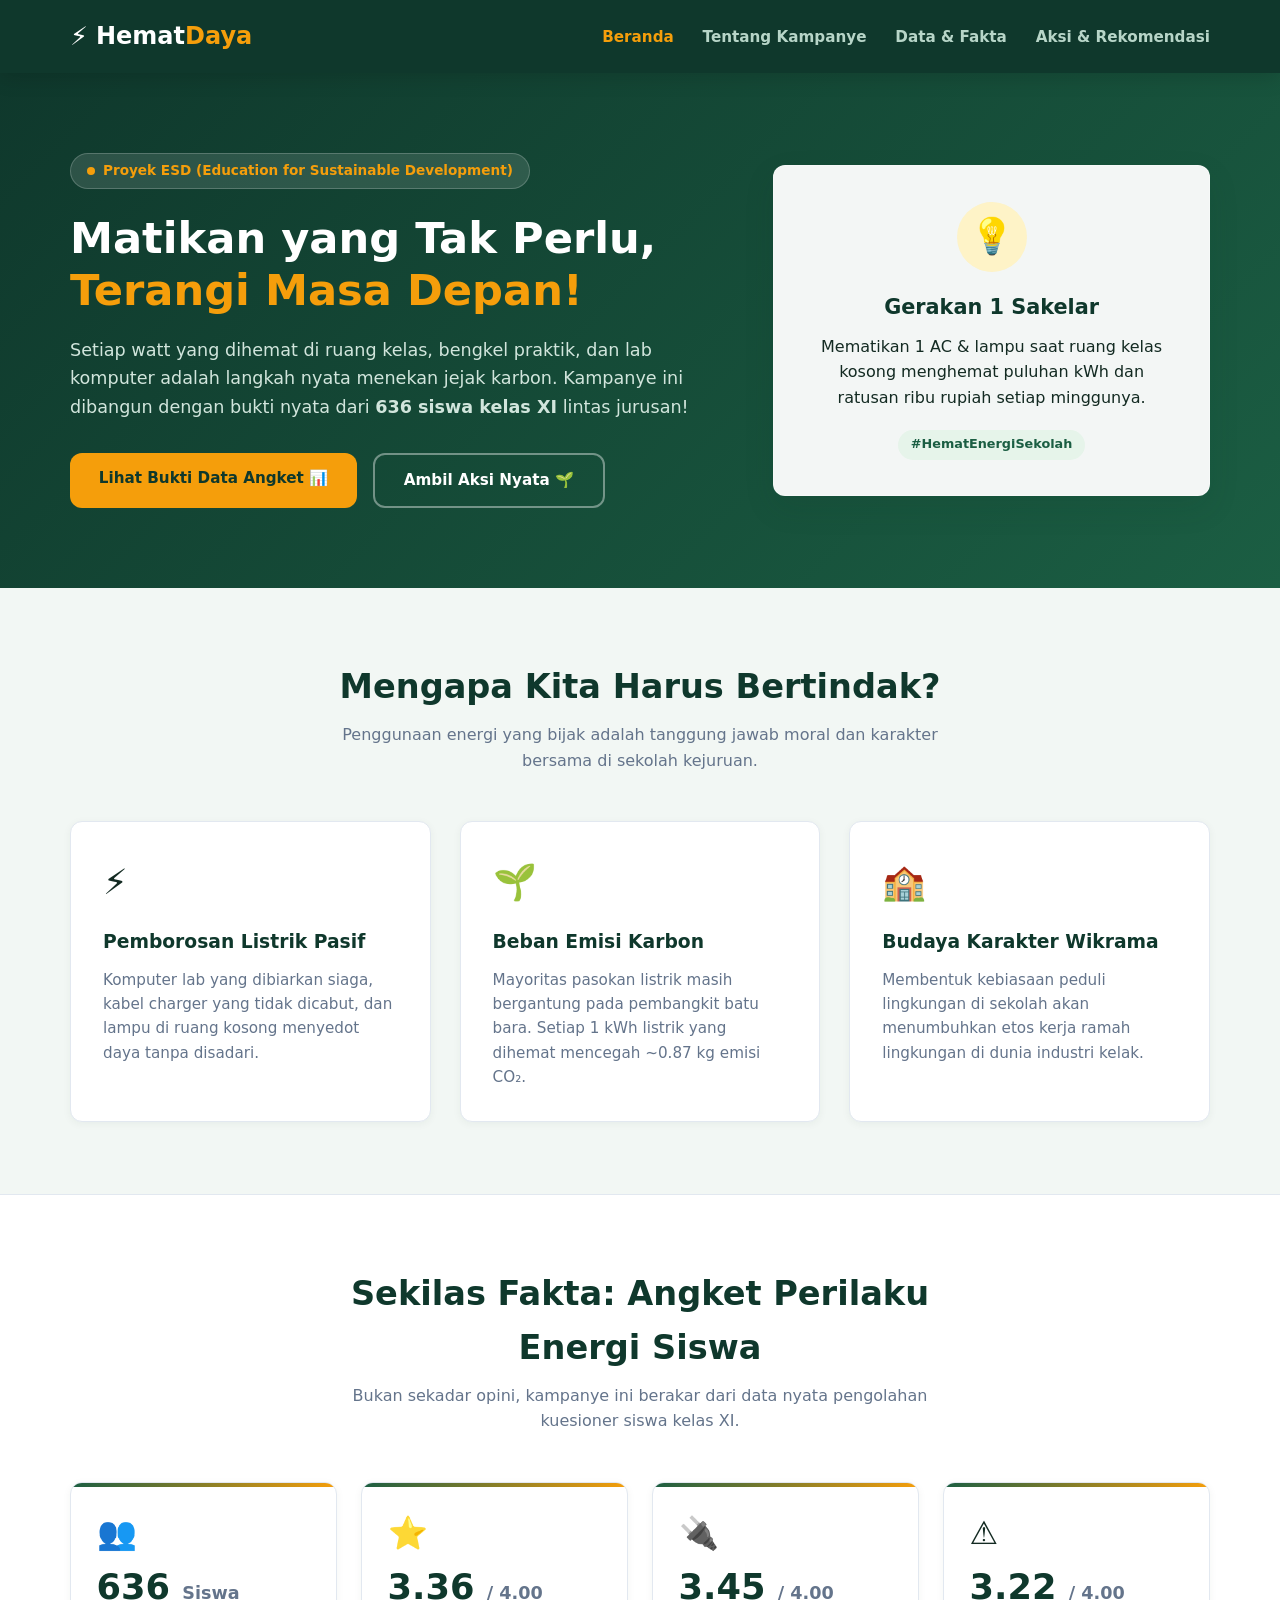
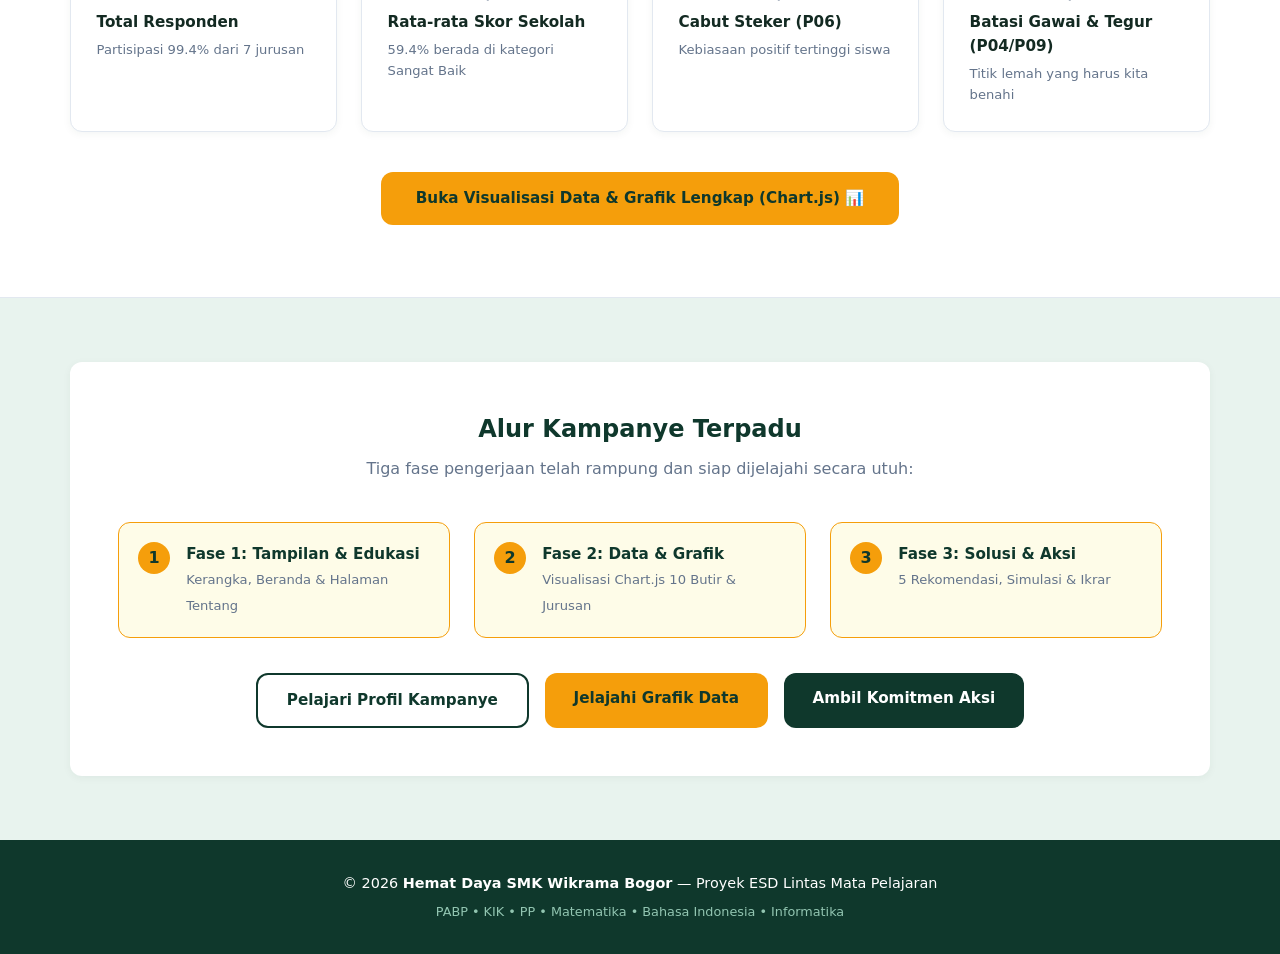
<file: proyek-hemat-energi/index.html>
<!DOCTYPE html>
<html lang="id">
<head>
    <meta charset="UTF-8">
    <meta name="viewport" content="width=device-width, initial-scale=1.0">
    <title>Hemat Daya - Kampanye Konservasi & Hemat Energi Siswa</title>
    <link rel="stylesheet" href="css/style.css">
</head>
<body>

    <!-- Navigasi Utama -->
    <header class="navbar">
        <div class="container nav-wrapper">
            <a href="index.html" class="logo">
                <span class="logo-icon">⚡</span>
                <span class="logo-text">Hemat<span class="highlight">Daya</span></span>
            </a>

            <!-- Tombol Toggle Mobile -->
            <button class="nav-toggle" id="navToggle" aria-label="Buka Menu">
                <span></span>
                <span></span>
                <span></span>
            </button>

            <nav class="nav-menu" id="navMenu">
                <ul class="nav-list">
                    <li><a href="index.html" class="nav-link active">Beranda</a></li>
                    <li><a href="tentang.html" class="nav-link">Tentang Kampanye</a></li>
                    <li><a href="data.html" class="nav-link">Data & Fakta</a></li>
                    <li><a href="aksi.html" class="nav-link">Aksi & Rekomendasi</a></li>
                </ul>
            </nav>
        </div>
    </header>

    <!-- Hero Section -->
    <section class="hero-section">
        <div class="container hero-container">
            <div class="hero-text">
                <div class="badge-pill">
                    <span class="badge-dot"></span> Proyek ESD (Education for Sustainable Development)
                </div>
                <h1>Matikan yang Tak Perlu,<br><span class="gradient-text">Terangi Masa Depan!</span></h1>
                <p class="hero-description">
                    Setiap watt yang dihemat di ruang kelas, bengkel praktik, dan lab komputer adalah langkah nyata menekan jejak karbon. Kampanye ini dibangun dengan bukti nyata dari <strong>636 siswa kelas XI</strong> lintas jurusan!
                </p>
                <div class="hero-actions">
                    <a href="data.html" class="btn btn-accent">Lihat Bukti Data Angket 📊</a>
                    <a href="aksi.html" class="btn btn-outline">Ambil Aksi Nyata 🌱</a>
                </div>
            </div>

            <div class="hero-visual">
                <div class="glass-card hero-card">
                    <div class="icon-bubble">💡</div>
                    <h3>Gerakan 1 Sakelar</h3>
                    <p>Mematikan 1 AC & lampu saat ruang kelas kosong menghemat puluhan kWh dan ratusan ribu rupiah setiap minggunya.</p>
                    <div class="card-tag">#HematEnergiSekolah</div>
                </div>
            </div>
        </div>
    </section>

    <!-- Fakta & Latar Belakang -->
    <section id="fakta-singkat" class="section">
        <div class="container">
            <div class="section-header">
                <h2>Mengapa Kita Harus Bertindak?</h2>
                <p>Penggunaan energi yang bijak adalah tanggung jawab moral dan karakter bersama di sekolah kejuruan.</p>
            </div>

            <div class="grid-cards">
                <div class="card">
                    <div class="card-icon">⚡</div>
                    <h3>Pemborosan Listrik Pasif</h3>
                    <p>Komputer lab yang dibiarkan siaga, kabel charger yang tidak dicabut, dan lampu di ruang kosong menyedot daya tanpa disadari.</p>
                </div>
                <div class="card">
                    <div class="card-icon">🌱</div>
                    <h3>Beban Emisi Karbon</h3>
                    <p>Mayoritas pasokan listrik masih bergantung pada pembangkit batu bara. Setiap 1 kWh listrik yang dihemat mencegah ~0.87 kg emisi CO₂.</p>
                </div>
                <div class="card">
                    <div class="card-icon">🏫</div>
                    <h3>Budaya Karakter Wikrama</h3>
                    <p>Membentuk kebiasaan peduli lingkungan di sekolah akan menumbuhkan etos kerja ramah lingkungan di dunia industri kelak.</p>
                </div>
            </div>
        </div>
    </section>

    <!-- Data Snapshot / Teaser Fase 2 -->
    <section class="section" style="background-color: #ffffff; border-top: 1px solid var(--border-color); border-bottom: 1px solid var(--border-color);">
        <div class="container">
            <div class="section-header">
                <h2>Sekilas Fakta: Angket Perilaku Energi Siswa</h2>
                <p>Bukan sekadar opini, kampanye ini berakar dari data nyata pengolahan kuesioner siswa kelas XI.</p>
            </div>

            <div class="stat-grid">
                <div class="stat-card">
                    <div class="stat-icon">👥</div>
                    <div class="stat-value">636 <small>Siswa</small></div>
                    <div class="stat-label">Total Responden</div>
                    <div class="stat-desc">Partisipasi 99.4% dari 7 jurusan</div>
                </div>

                <div class="stat-card">
                    <div class="stat-icon">⭐</div>
                    <div class="stat-value">3.36 <small>/ 4.00</small></div>
                    <div class="stat-label">Rata-rata Skor Sekolah</div>
                    <div class="stat-desc">59.4% berada di kategori Sangat Baik</div>
                </div>

                <div class="stat-card">
                    <div class="stat-icon">🔌</div>
                    <div class="stat-value">3.45 <small>/ 4.00</small></div>
                    <div class="stat-label">Cabut Steker (P06)</div>
                    <div class="stat-desc">Kebiasaan positif tertinggi siswa</div>
                </div>

                <div class="stat-card">
                    <div class="stat-icon">⚠️</div>
                    <div class="stat-value">3.22 <small>/ 4.00</small></div>
                    <div class="stat-label">Batasi Gawai & Tegur (P04/P09)</div>
                    <div class="stat-desc">Titik lemah yang harus kita benahi</div>
                </div>
            </div>

            <div style="text-align: center; margin-top: 1.5rem;">
                <a href="data.html" class="btn btn-accent" style="padding: 0.9rem 2.2rem;">
                    Buka Visualisasi Data & Grafik Lengkap (Chart.js) 📊
                </a>
            </div>
        </div>
    </section>

    <!-- Timeline / Teaser Proyek ESD -->
    <section class="teaser-section">
        <div class="container">
            <div class="teaser-card">
                <h2>Alur Kampanye Terpadu</h2>
                <p class="teaser-sub">Tiga fase pengerjaan telah rampung dan siap dijelajahi secara utuh:</p>
                
                <div class="timeline-steps">
                    <div class="step step-active">
                        <div class="step-badge">1</div>
                        <div class="step-info">
                            <strong>Fase 1: Tampilan & Edukasi</strong>
                            <span>Kerangka, Beranda & Halaman Tentang</span>
                        </div>
                    </div>
                    <div class="step step-active">
                        <div class="step-badge">2</div>
                        <div class="step-info">
                            <strong>Fase 2: Data & Grafik</strong>
                            <span>Visualisasi Chart.js 10 Butir & Jurusan</span>
                        </div>
                    </div>
                    <div class="step step-active">
                        <div class="step-badge">3</div>
                        <div class="step-info">
                            <strong>Fase 3: Solusi & Aksi</strong>
                            <span>5 Rekomendasi, Simulasi & Ikrar</span>
                        </div>
                    </div>
                </div>

                <div style="margin-top: 2.2rem; display: flex; justify-content: center; gap: 1rem; flex-wrap: wrap;">
                    <a href="tentang.html" class="btn btn-outline" style="color: var(--primary); border-color: var(--primary);">Pelajari Profil Kampanye</a>
                    <a href="data.html" class="btn btn-accent">Jelajahi Grafik Data</a>
                    <a href="aksi.html" class="btn btn-accent" style="background-color: var(--primary); color: var(--surface);">Ambil Komitmen Aksi</a>
                </div>
            </div>
        </div>
    </section>

    <!-- Footer -->
    <footer class="footer">
        <div class="container footer-content">
            <p>&copy; 2026 <strong>Hemat Daya SMK Wikrama Bogor</strong> — Proyek ESD Lintas Mata Pelajaran</p>
            <p class="footer-meta">PABP • KIK • PP • Matematika • Bahasa Indonesia • Informatika</p>
        </div>
    </footer>

    <script src="js/main.js"></script>
</body>
</html>
</file>
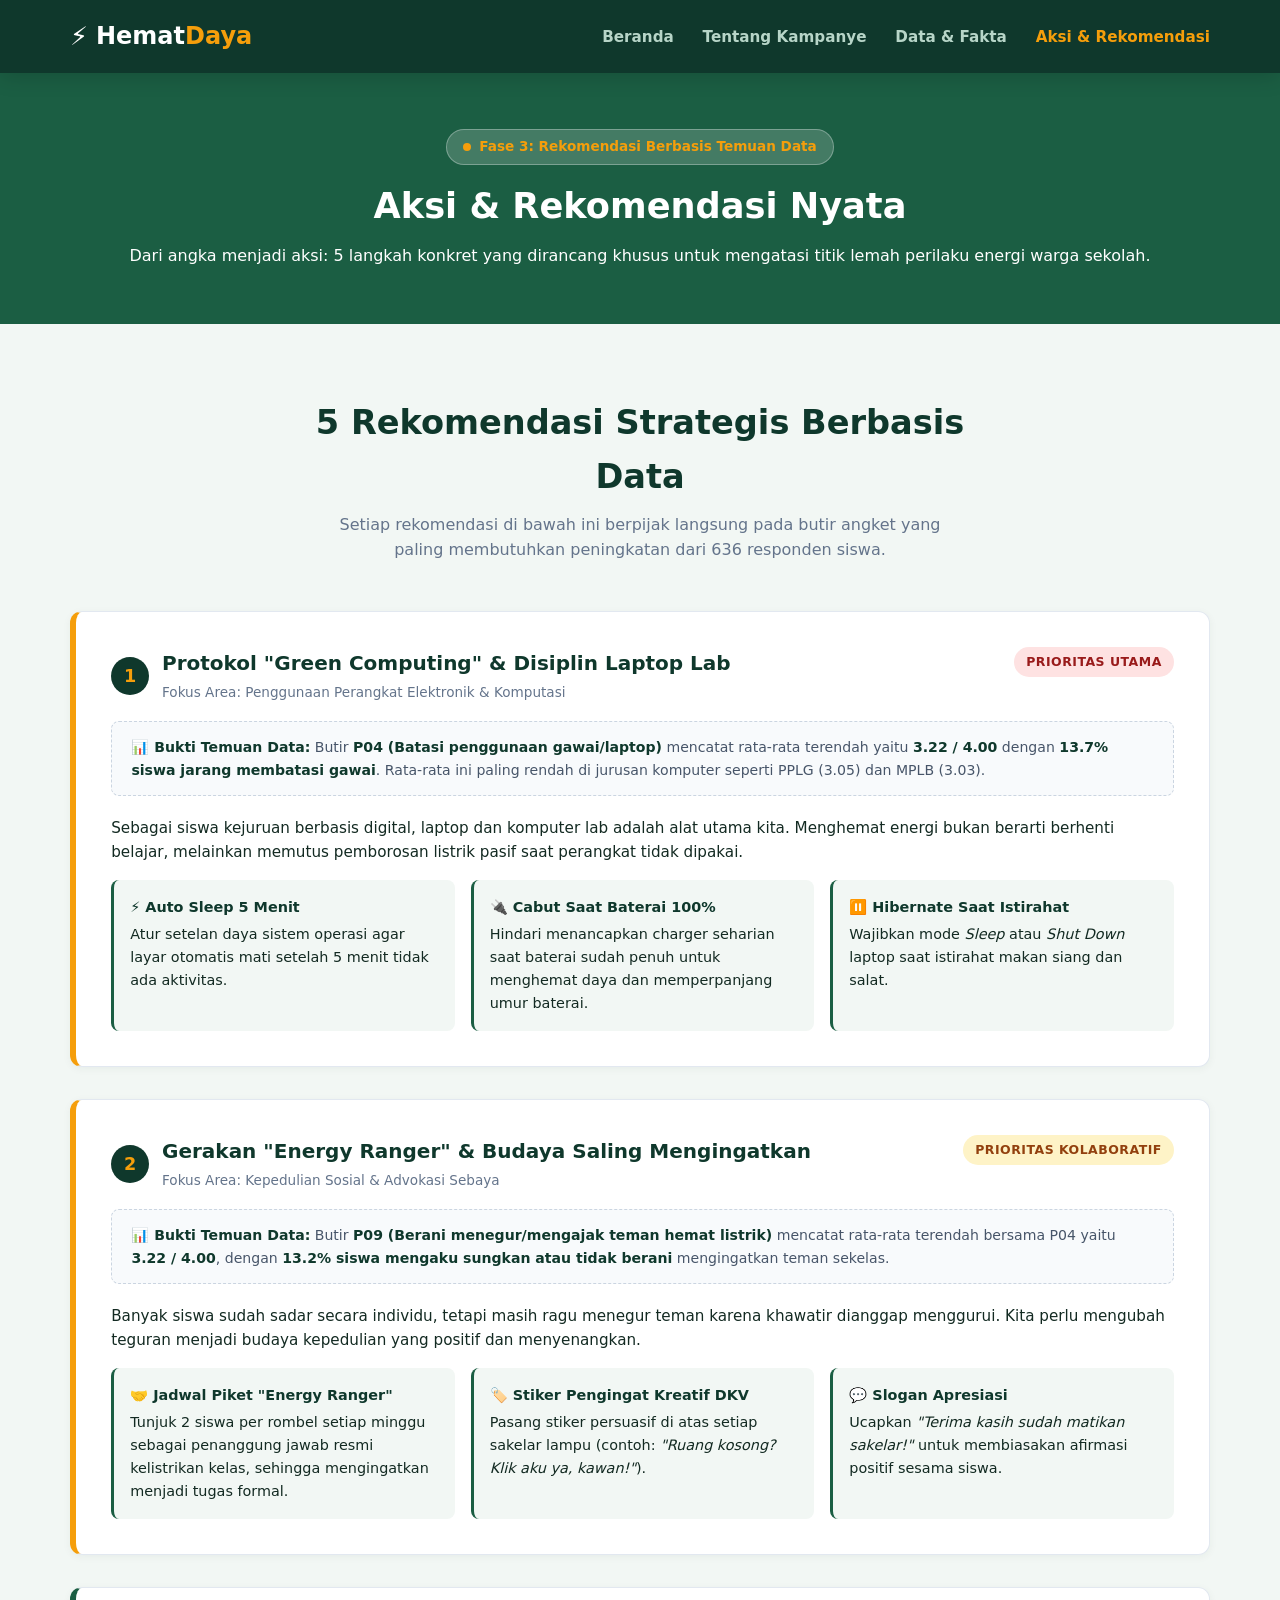
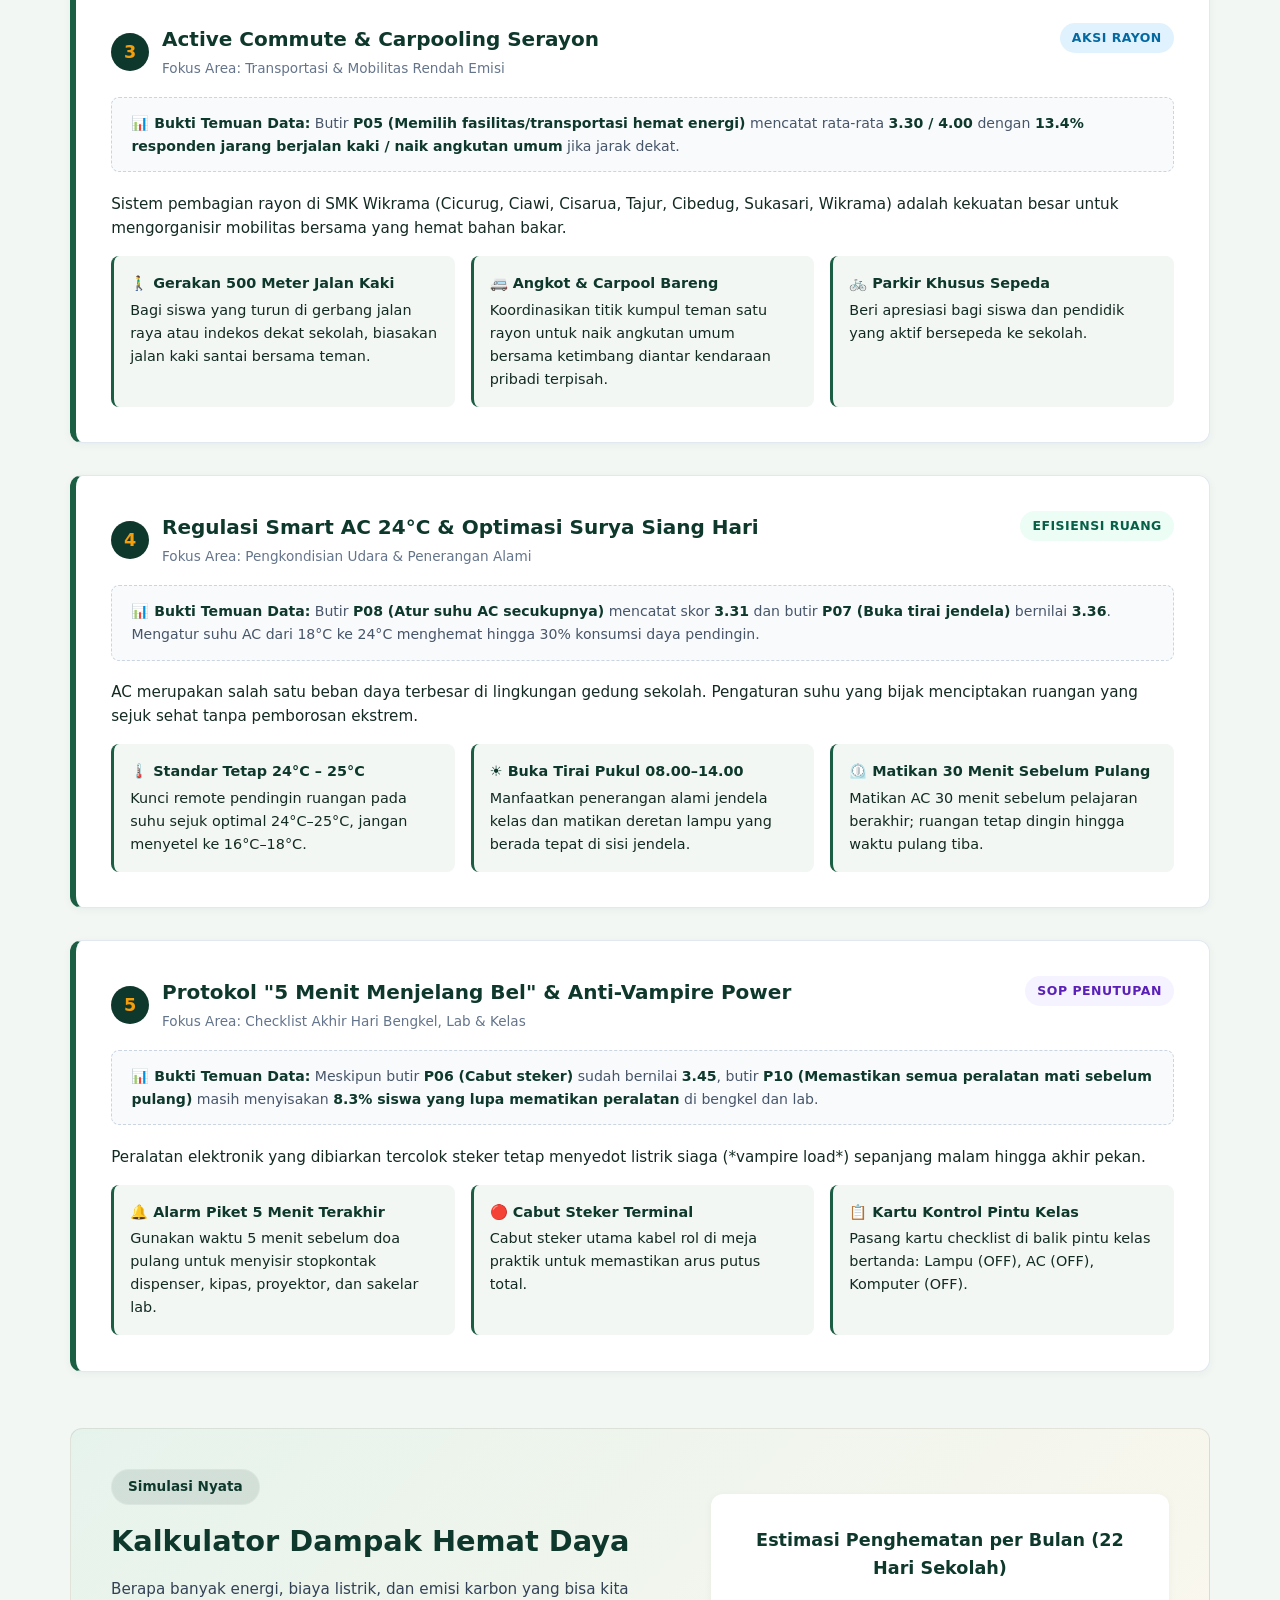
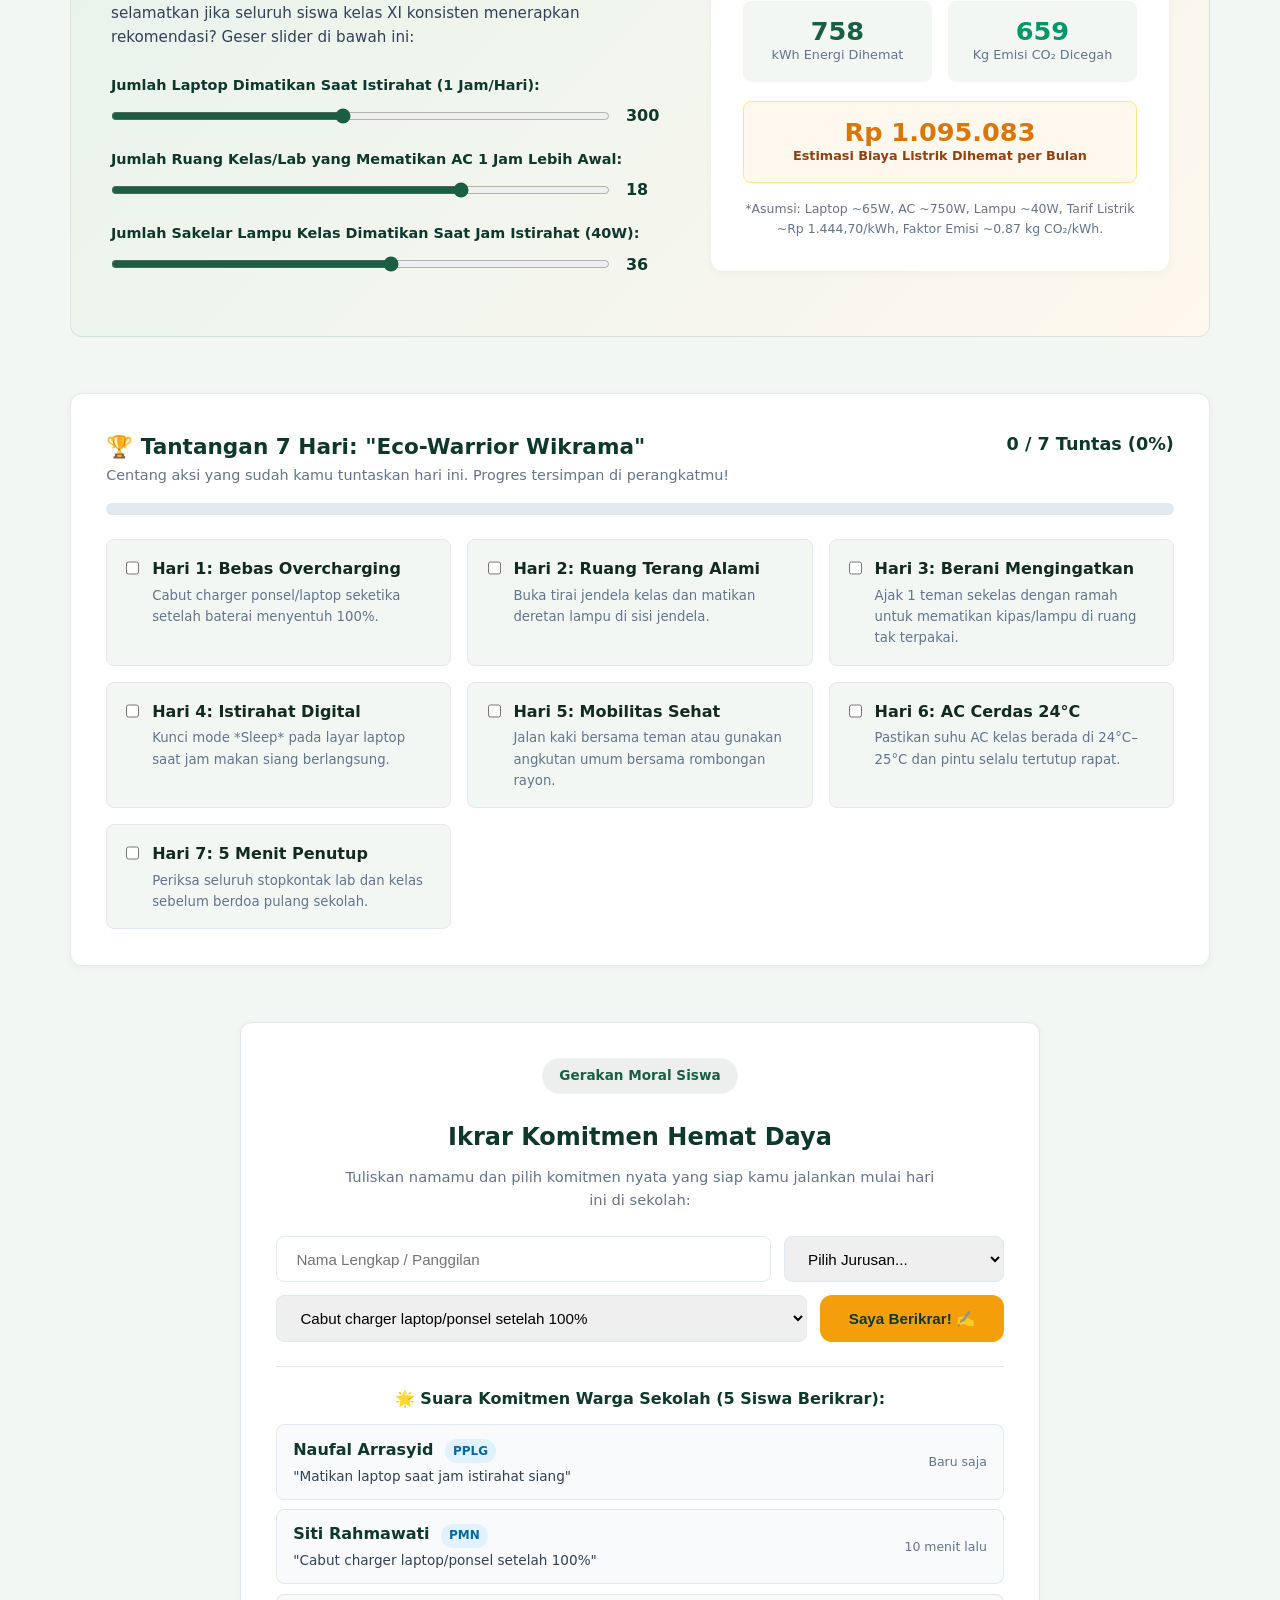
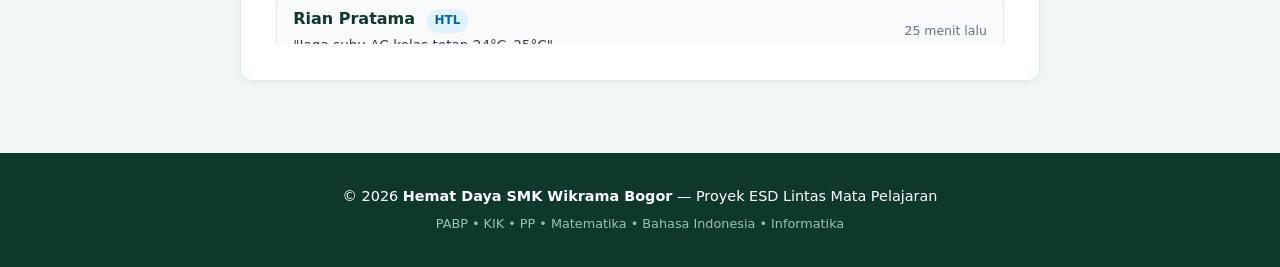
<file: proyek-hemat-energi/aksi.html>
<!DOCTYPE html>
<html lang="id">
<head>
    <meta charset="UTF-8">
    <meta name="viewport" content="width=device-width, initial-scale=1.0">
    <title>Aksi & Rekomendasi - Kampanye Hemat Daya SMK Wikrama</title>
    <link rel="stylesheet" href="css/style.css">
</head>
<body>

    <!-- Navigasi Utama -->
    <header class="navbar">
        <div class="container nav-wrapper">
            <a href="index.html" class="logo">
                <span class="logo-icon">⚡</span>
                <span class="logo-text">Hemat<span class="highlight">Daya</span></span>
            </a>

            <!-- Tombol Toggle Mobile -->
            <button class="nav-toggle" id="navToggle" aria-label="Buka Menu">
                <span></span>
                <span></span>
                <span></span>
            </button>

            <nav class="nav-menu" id="navMenu">
                <ul class="nav-list">
                    <li><a href="index.html" class="nav-link">Beranda</a></li>
                    <li><a href="tentang.html" class="nav-link">Tentang Kampanye</a></li>
                    <li><a href="data.html" class="nav-link">Data & Fakta</a></li>
                    <li><a href="aksi.html" class="nav-link active">Aksi & Rekomendasi</a></li>
                </ul>
            </nav>
        </div>
    </header>

    <!-- Banner Halaman -->
    <section class="page-banner">
        <div class="container">
            <div class="badge-pill" style="background: rgba(255,255,255,0.18); border-color: rgba(255,255,255,0.3); margin-bottom: 0.8rem;">
                <span class="badge-dot"></span> Fase 3: Rekomendasi Berbasis Temuan Data
            </div>
            <h1>Aksi & Rekomendasi Nyata</h1>
            <p>Dari angka menjadi aksi: 5 langkah konkret yang dirancang khusus untuk mengatasi titik lemah perilaku energi warga sekolah.</p>
        </div>
    </section>

    <!-- Konten Utama Rekomendasi -->
    <section class="section">
        <div class="container">

            <div class="section-header">
                <h2>5 Rekomendasi Strategis Berbasis Data</h2>
                <p>Setiap rekomendasi di bawah ini berpijak langsung pada butir angket yang paling membutuhkan peningkatan dari 636 responden siswa.</p>
            </div>

            <!-- List 5 Rekomendasi Konkret -->
            <div class="action-grid">

                <!-- Rekomendasi 1: Butir P04 -->
                <div class="recommendation-card priority-high">
                    <div class="rec-header">
                        <div class="rec-title-wrap">
                            <div class="rec-number">1</div>
                            <div>
                                <h3>Protokol "Green Computing" & Disiplin Laptop Lab</h3>
                                <span style="font-size: 0.85rem; color: var(--text-muted);">Fokus Area: Penggunaan Perangkat Elektronik & Komputasi</span>
                            </div>
                        </div>
                        <span class="rec-tag" style="background: #fee2e2; color: #991b1b;">Prioritas Utama</span>
                    </div>

                    <div class="rec-data-proof">
                        <strong>📊 Bukti Temuan Data:</strong> Butir <strong>P04 (Batasi penggunaan gawai/laptop)</strong> mencatat rata-rata terendah yaitu <strong>3.22 / 4.00</strong> dengan <strong>13.7% siswa jarang membatasi gawai</strong>. Rata-rata ini paling rendah di jurusan komputer seperti PPLG (3.05) dan MPLB (3.03).
                    </div>

                    <p style="font-size: 0.95rem; color: var(--text-dark); margin-bottom: 0.8rem;">
                        Sebagai siswa kejuruan berbasis digital, laptop dan komputer lab adalah alat utama kita. Menghemat energi bukan berarti berhenti belajar, melainkan memutus pemborosan listrik pasif saat perangkat tidak dipakai.
                    </p>

                    <div class="rec-steps">
                        <div class="rec-step-item">
                            <strong>⚡ Auto Sleep 5 Menit</strong>
                            Atur setelan daya sistem operasi agar layar otomatis mati setelah 5 menit tidak ada aktivitas.
                        </div>
                        <div class="rec-step-item">
                            <strong>🔌 Cabut Saat Baterai 100%</strong>
                            Hindari menancapkan charger seharian saat baterai sudah penuh untuk menghemat daya dan memperpanjang umur baterai.
                        </div>
                        <div class="rec-step-item">
                            <strong>⏸️ Hibernate Saat Istirahat</strong>
                            Wajibkan mode <em>Sleep</em> atau <em>Shut Down</em> laptop saat istirahat makan siang dan salat.
                        </div>
                    </div>
                </div>

                <!-- Rekomendasi 2: Butir P09 -->
                <div class="recommendation-card priority-high">
                    <div class="rec-header">
                        <div class="rec-title-wrap">
                            <div class="rec-number">2</div>
                            <div>
                                <h3>Gerakan "Energy Ranger" & Budaya Saling Mengingatkan</h3>
                                <span style="font-size: 0.85rem; color: var(--text-muted);">Fokus Area: Kepedulian Sosial & Advokasi Sebaya</span>
                            </div>
                        </div>
                        <span class="rec-tag" style="background: #fef3c7; color: #92400e;">Prioritas Kolaboratif</span>
                    </div>

                    <div class="rec-data-proof">
                        <strong>📊 Bukti Temuan Data:</strong> Butir <strong>P09 (Berani menegur/mengajak teman hemat listrik)</strong> mencatat rata-rata terendah bersama P04 yaitu <strong>3.22 / 4.00</strong>, dengan <strong>13.2% siswa mengaku sungkan atau tidak berani</strong> mengingatkan teman sekelas.
                    </div>

                    <p style="font-size: 0.95rem; color: var(--text-dark); margin-bottom: 0.8rem;">
                        Banyak siswa sudah sadar secara individu, tetapi masih ragu menegur teman karena khawatir dianggap menggurui. Kita perlu mengubah teguran menjadi budaya kepedulian yang positif dan menyenangkan.
                    </p>

                    <div class="rec-steps">
                        <div class="rec-step-item">
                            <strong>🤝 Jadwal Piket "Energy Ranger"</strong>
                            Tunjuk 2 siswa per rombel setiap minggu sebagai penanggung jawab resmi kelistrikan kelas, sehingga mengingatkan menjadi tugas formal.
                        </div>
                        <div class="rec-step-item">
                            <strong>🏷️ Stiker Pengingat Kreatif DKV</strong>
                            Pasang stiker persuasif di atas setiap sakelar lampu (contoh: <em>"Ruang kosong? Klik aku ya, kawan!"</em>).
                        </div>
                        <div class="rec-step-item">
                            <strong>💬 Slogan Apresiasi</strong>
                            Ucapkan <em>"Terima kasih sudah matikan sakelar!"</em> untuk membiasakan afirmasi positif sesama siswa.
                        </div>
                    </div>
                </div>

                <!-- Rekomendasi 3: Butir P05 -->
                <div class="recommendation-card">
                    <div class="rec-header">
                        <div class="rec-title-wrap">
                            <div class="rec-number">3</div>
                            <div>
                                <h3>Active Commute & Carpooling Serayon</h3>
                                <span style="font-size: 0.85rem; color: var(--text-muted);">Fokus Area: Transportasi & Mobilitas Rendah Emisi</span>
                            </div>
                        </div>
                        <span class="rec-tag" style="background: #e0f2fe; color: #0369a1;">Aksi Rayon</span>
                    </div>

                    <div class="rec-data-proof">
                        <strong>📊 Bukti Temuan Data:</strong> Butir <strong>P05 (Memilih fasilitas/transportasi hemat energi)</strong> mencatat rata-rata <strong>3.30 / 4.00</strong> dengan <strong>13.4% responden jarang berjalan kaki / naik angkutan umum</strong> jika jarak dekat.
                    </div>

                    <p style="font-size: 0.95rem; color: var(--text-dark); margin-bottom: 0.8rem;">
                        Sistem pembagian rayon di SMK Wikrama (Cicurug, Ciawi, Cisarua, Tajur, Cibedug, Sukasari, Wikrama) adalah kekuatan besar untuk mengorganisir mobilitas bersama yang hemat bahan bakar.
                    </p>

                    <div class="rec-steps">
                        <div class="rec-step-item">
                            <strong>🚶‍♂️ Gerakan 500 Meter Jalan Kaki</strong>
                            Bagi siswa yang turun di gerbang jalan raya atau indekos dekat sekolah, biasakan jalan kaki santai bersama teman.
                        </div>
                        <div class="rec-step-item">
                            <strong>🚐 Angkot & Carpool Bareng</strong>
                            Koordinasikan titik kumpul teman satu rayon untuk naik angkutan umum bersama ketimbang diantar kendaraan pribadi terpisah.
                        </div>
                        <div class="rec-step-item">
                            <strong>🚲 Parkir Khusus Sepeda</strong>
                            Beri apresiasi bagi siswa dan pendidik yang aktif bersepeda ke sekolah.
                        </div>
                    </div>
                </div>

                <!-- Rekomendasi 4: Butir P08 & P07 -->
                <div class="recommendation-card">
                    <div class="rec-header">
                        <div class="rec-title-wrap">
                            <div class="rec-number">4</div>
                            <div>
                                <h3>Regulasi Smart AC 24°C & Optimasi Surya Siang Hari</h3>
                                <span style="font-size: 0.85rem; color: var(--text-muted);">Fokus Area: Pengkondisian Udara & Penerangan Alami</span>
                            </div>
                        </div>
                        <span class="rec-tag" style="background: #ecfdf5; color: #065f46;">Efisiensi Ruang</span>
                    </div>

                    <div class="rec-data-proof">
                        <strong>📊 Bukti Temuan Data:</strong> Butir <strong>P08 (Atur suhu AC secukupnya)</strong> mencatat skor <strong>3.31</strong> dan butir <strong>P07 (Buka tirai jendela)</strong> bernilai <strong>3.36</strong>. Mengatur suhu AC dari 18°C ke 24°C menghemat hingga 30% konsumsi daya pendingin.
                    </div>

                    <p style="font-size: 0.95rem; color: var(--text-dark); margin-bottom: 0.8rem;">
                        AC merupakan salah satu beban daya terbesar di lingkungan gedung sekolah. Pengaturan suhu yang bijak menciptakan ruangan yang sejuk sehat tanpa pemborosan ekstrem.
                    </p>

                    <div class="rec-steps">
                        <div class="rec-step-item">
                            <strong>🌡️ Standar Tetap 24°C – 25°C</strong>
                            Kunci remote pendingin ruangan pada suhu sejuk optimal 24°C–25°C, jangan menyetel ke 16°C–18°C.
                        </div>
                        <div class="rec-step-item">
                            <strong>☀️ Buka Tirai Pukul 08.00–14.00</strong>
                            Manfaatkan penerangan alami jendela kelas dan matikan deretan lampu yang berada tepat di sisi jendela.
                        </div>
                        <div class="rec-step-item">
                            <strong>⏲️ Matikan 30 Menit Sebelum Pulang</strong>
                            Matikan AC 30 menit sebelum pelajaran berakhir; ruangan tetap dingin hingga waktu pulang tiba.
                        </div>
                    </div>
                </div>

                <!-- Rekomendasi 5: Butir P10 & P06 -->
                <div class="recommendation-card">
                    <div class="rec-header">
                        <div class="rec-title-wrap">
                            <div class="rec-number">5</div>
                            <div>
                                <h3>Protokol "5 Menit Menjelang Bel" & Anti-Vampire Power</h3>
                                <span style="font-size: 0.85rem; color: var(--text-muted);">Fokus Area: Checklist Akhir Hari Bengkel, Lab & Kelas</span>
                            </div>
                        </div>
                        <span class="rec-tag" style="background: #f5f3ff; color: #5b21b6;">SOP Penutupan</span>
                    </div>

                    <div class="rec-data-proof">
                        <strong>📊 Bukti Temuan Data:</strong> Meskipun butir <strong>P06 (Cabut steker)</strong> sudah bernilai <strong>3.45</strong>, butir <strong>P10 (Memastikan semua peralatan mati sebelum pulang)</strong> masih menyisakan <strong>8.3% siswa yang lupa mematikan peralatan</strong> di bengkel dan lab.
                    </div>

                    <p style="font-size: 0.95rem; color: var(--text-dark); margin-bottom: 0.8rem;">
                        Peralatan elektronik yang dibiarkan tercolok steker tetap menyedot listrik siaga (*vampire load*) sepanjang malam hingga akhir pekan.
                    </p>

                    <div class="rec-steps">
                        <div class="rec-step-item">
                            <strong>🔔 Alarm Piket 5 Menit Terakhir</strong>
                            Gunakan waktu 5 menit sebelum doa pulang untuk menyisir stopkontak dispenser, kipas, proyektor, dan sakelar lab.
                        </div>
                        <div class="rec-step-item">
                            <strong>🔴 Cabut Steker Terminal</strong>
                            Cabut steker utama kabel rol di meja praktik untuk memastikan arus putus total.
                        </div>
                        <div class="rec-step-item">
                            <strong>📋 Kartu Kontrol Pintu Kelas</strong>
                            Pasang kartu checklist di balik pintu kelas bertanda: Lampu (OFF), AC (OFF), Komputer (OFF).
                        </div>
                    </div>
                </div>

            </div>

            <!-- Interaktif 1: Kalkulator Hemat Energi Siswa -->
            <div class="interactive-section">
                <div class="calc-grid">
                    <div>
                        <div class="badge-pill" style="background: rgba(15, 56, 44, 0.1); color: var(--primary); margin-bottom: 0.8rem;">
                            Simulasi Nyata
                        </div>
                        <h2 style="color: var(--primary); font-size: 1.8rem; margin-bottom: 0.8rem;">Kalkulator Dampak Hemat Daya</h2>
                        <p style="color: #334155; font-size: 0.95rem; margin-bottom: 1.5rem;">
                            Berapa banyak energi, biaya listrik, dan emisi karbon yang bisa kita selamatkan jika seluruh siswa kelas XI konsisten menerapkan rekomendasi? Geser slider di bawah ini:
                        </p>

                        <div class="calc-form-group">
                            <label>Jumlah Laptop Dimatikan Saat Istirahat (1 Jam/Hari):</label>
                            <div class="calc-slider-wrap">
                                <input type="range" id="sliderLaptop" class="calc-slider" min="10" max="636" value="300" step="10">
                                <span class="calc-slider-val" id="valLaptop">300</span>
                            </div>
                        </div>

                        <div class="calc-form-group">
                            <label>Jumlah Ruang Kelas/Lab yang Mematikan AC 1 Jam Lebih Awal:</label>
                            <div class="calc-slider-wrap">
                                <input type="range" id="sliderAC" class="calc-slider" min="1" max="25" value="18" step="1">
                                <span class="calc-slider-val" id="valAC">18</span>
                            </div>
                        </div>

                        <div class="calc-form-group">
                            <label>Jumlah Sakelar Lampu Kelas Dimatikan Saat Jam Istirahat (40W):</label>
                            <div class="calc-slider-wrap">
                                <input type="range" id="sliderLampu" class="calc-slider" min="5" max="60" value="36" step="1">
                                <span class="calc-slider-val" id="valLampu">36</span>
                            </div>
                        </div>
                    </div>

                    <div class="calc-results">
                        <h4>Estimasi Penghematan per Bulan (22 Hari Sekolah)</h4>
                        
                        <div class="calc-metric-row">
                            <div class="calc-metric-box">
                                <div class="calc-big-num" id="resKwh">0</div>
                                <div class="calc-unit">kWh Energi Dihemat</div>
                            </div>
                            <div class="calc-metric-box">
                                <div class="calc-big-num" id="resCo2" style="color: #059669;">0</div>
                                <div class="calc-unit">Kg Emisi CO₂ Dicegah</div>
                            </div>
                        </div>

                        <div class="calc-metric-box" style="background: #fef8ee; border: 1px solid #fde68a;">
                            <div class="calc-big-num" id="resRupiah" style="color: var(--accent-hover);">Rp 0</div>
                            <div class="calc-unit" style="font-weight: 700; color: #92400e;">Estimasi Biaya Listrik Dihemat per Bulan</div>
                        </div>

                        <p style="font-size: 0.78rem; color: var(--text-muted); margin-top: 1rem;">
                            *Asumsi: Laptop ~65W, AC ~750W, Lampu ~40W, Tarif Listrik ~Rp 1.444,70/kWh, Faktor Emisi ~0.87 kg CO₂/kWh.
                        </p>
                    </div>
                </div>
            </div>

            <!-- Interaktif 2: Tantangan 7 Hari Hemat Energi -->
            <div class="challenge-box">
                <div style="display: flex; justify-content: space-between; align-items: flex-start; flex-wrap: wrap; gap: 1rem;">
                    <div>
                        <h3 style="color: var(--primary); font-size: 1.35rem;">🏆 Tantangan 7 Hari: "Eco-Warrior Wikrama"</h3>
                        <p style="color: var(--text-muted); font-size: 0.9rem;">Centang aksi yang sudah kamu tuntaskan hari ini. Progres tersimpan di perangkatmu!</p>
                    </div>
                    <div style="text-align: right;">
                        <span id="challengeCounter" style="font-size: 1.1rem; font-weight: 800; color: var(--primary);">0 / 7 Tuntas</span>
                    </div>
                </div>

                <div class="progress-bar-container">
                    <div class="progress-bar-fill" id="challengeProgress"></div>
                </div>

                <div class="challenge-list" id="challengeContainer">
                    <label class="challenge-item" data-id="1">
                        <input type="checkbox" class="challenge-checkbox">
                        <div>
                            <strong>Hari 1: Bebas Overcharging</strong>
                            <p style="font-size: 0.83rem; color: var(--text-muted); margin-top: 0.2rem;">Cabut charger ponsel/laptop seketika setelah baterai menyentuh 100%.</p>
                        </div>
                    </label>

                    <label class="challenge-item" data-id="2">
                        <input type="checkbox" class="challenge-checkbox">
                        <div>
                            <strong>Hari 2: Ruang Terang Alami</strong>
                            <p style="font-size: 0.83rem; color: var(--text-muted); margin-top: 0.2rem;">Buka tirai jendela kelas dan matikan deretan lampu di sisi jendela.</p>
                        </div>
                    </label>

                    <label class="challenge-item" data-id="3">
                        <input type="checkbox" class="challenge-checkbox">
                        <div>
                            <strong>Hari 3: Berani Mengingatkan</strong>
                            <p style="font-size: 0.83rem; color: var(--text-muted); margin-top: 0.2rem;">Ajak 1 teman sekelas dengan ramah untuk mematikan kipas/lampu di ruang tak terpakai.</p>
                        </div>
                    </label>

                    <label class="challenge-item" data-id="4">
                        <input type="checkbox" class="challenge-checkbox">
                        <div>
                            <strong>Hari 4: Istirahat Digital</strong>
                            <p style="font-size: 0.83rem; color: var(--text-muted); margin-top: 0.2rem;">Kunci mode *Sleep* pada layar laptop saat jam makan siang berlangsung.</p>
                        </div>
                    </label>

                    <label class="challenge-item" data-id="5">
                        <input type="checkbox" class="challenge-checkbox">
                        <div>
                            <strong>Hari 5: Mobilitas Sehat</strong>
                            <p style="font-size: 0.83rem; color: var(--text-muted); margin-top: 0.2rem;">Jalan kaki bersama teman atau gunakan angkutan umum bersama rombongan rayon.</p>
                        </div>
                    </label>

                    <label class="challenge-item" data-id="6">
                        <input type="checkbox" class="challenge-checkbox">
                        <div>
                            <strong>Hari 6: AC Cerdas 24°C</strong>
                            <p style="font-size: 0.83rem; color: var(--text-muted); margin-top: 0.2rem;">Pastikan suhu AC kelas berada di 24°C–25°C dan pintu selalu tertutup rapat.</p>
                        </div>
                    </label>

                    <label class="challenge-item" data-id="7">
                        <input type="checkbox" class="challenge-checkbox">
                        <div>
                            <strong>Hari 7: 5 Menit Penutup</strong>
                            <p style="font-size: 0.83rem; color: var(--text-muted); margin-top: 0.2rem;">Periksa seluruh stopkontak lab dan kelas sebelum berdoa pulang sekolah.</p>
                        </div>
                    </label>
                </div>
            </div>

            <!-- Interaktif 3: Wall of Commitment (Ikrar Siswa) -->
            <div class="pledge-section">
                <div class="badge-pill" style="background: rgba(15, 56, 44, 0.08); color: var(--primary-light);">
                    Gerakan Moral Siswa
                </div>
                <h3 style="color: var(--primary); font-size: 1.5rem; margin-bottom: 0.5rem;">Ikrar Komitmen Hemat Daya</h3>
                <p style="color: var(--text-muted); font-size: 0.92rem; max-width: 600px; margin: 0 auto;">
                    Tuliskan namamu dan pilih komitmen nyata yang siap kamu jalankan mulai hari ini di sekolah:
                </p>

                <form id="pledgeForm" class="pledge-form">
                    <input type="text" id="pledgeName" class="pledge-input" placeholder="Nama Lengkap / Panggilan" required>
                    <select id="pledgeRombel" class="pledge-input" style="max-width: 180px;" required>
                        <option value="">Pilih Jurusan...</option>
                        <option value="PMN">PMN</option>
                        <option value="HTL">HTL</option>
                        <option value="KLN">KLN</option>
                        <option value="TJKT">TJKT</option>
                        <option value="DKV">DKV</option>
                        <option value="MPLB">MPLB</option>
                        <option value="PPLG">PPLG</option>
                    </select>
                    <select id="pledgeCommitment" class="pledge-input" required>
                        <option value="Cabut charger laptop/ponsel setelah 100%">Cabut charger laptop/ponsel setelah 100%</option>
                        <option value="Berani ingatkan teman yang lupa matikan listrik">Berani ingatkan teman yang lupa matikan listrik</option>
                        <option value="Matikan laptop saat jam istirahat siang">Matikan laptop saat jam istirahat siang</option>
                        <option value="Jaga suhu AC kelas tetap 24°C–25°C">Jaga suhu AC kelas tetap 24°C–25°C</option>
                        <option value="Piket 5 menit cek kelistrikan lab sebelum pulang">Piket 5 menit cek kelistrikan lab sebelum pulang</option>
                    </select>
                    <button type="submit" class="btn btn-accent" style="border: none; cursor: pointer;">Saya Berikrar! ✍️</button>
                </form>

                <div style="margin-top: 1.5rem; padding-top: 1.2rem; border-top: 1px solid var(--border-color);">
                    <div style="font-weight: 700; color: var(--primary); margin-bottom: 0.8rem;">
                        🌟 Suara Komitmen Warga Sekolah (<span id="pledgeTotalCount">0</span> Siswa Berikrar):
                    </div>
                    <div id="pledgeListContainer" style="display: flex; flex-direction: column; gap: 0.6rem; max-height: 220px; overflow-y: auto; text-align: left;">
                        <!-- Daftar ikrar tampil di sini -->
                    </div>
                </div>
            </div>

        </div>
    </section>

    <!-- Footer -->
    <footer class="footer">
        <div class="container footer-content">
            <p>&copy; 2026 <strong>Hemat Daya SMK Wikrama Bogor</strong> — Proyek ESD Lintas Mata Pelajaran</p>
            <p class="footer-meta">PABP • KIK • PP • Matematika • Bahasa Indonesia • Informatika</p>
        </div>
    </footer>

    <script src="js/main.js"></script>
</body>
</html>
</file>
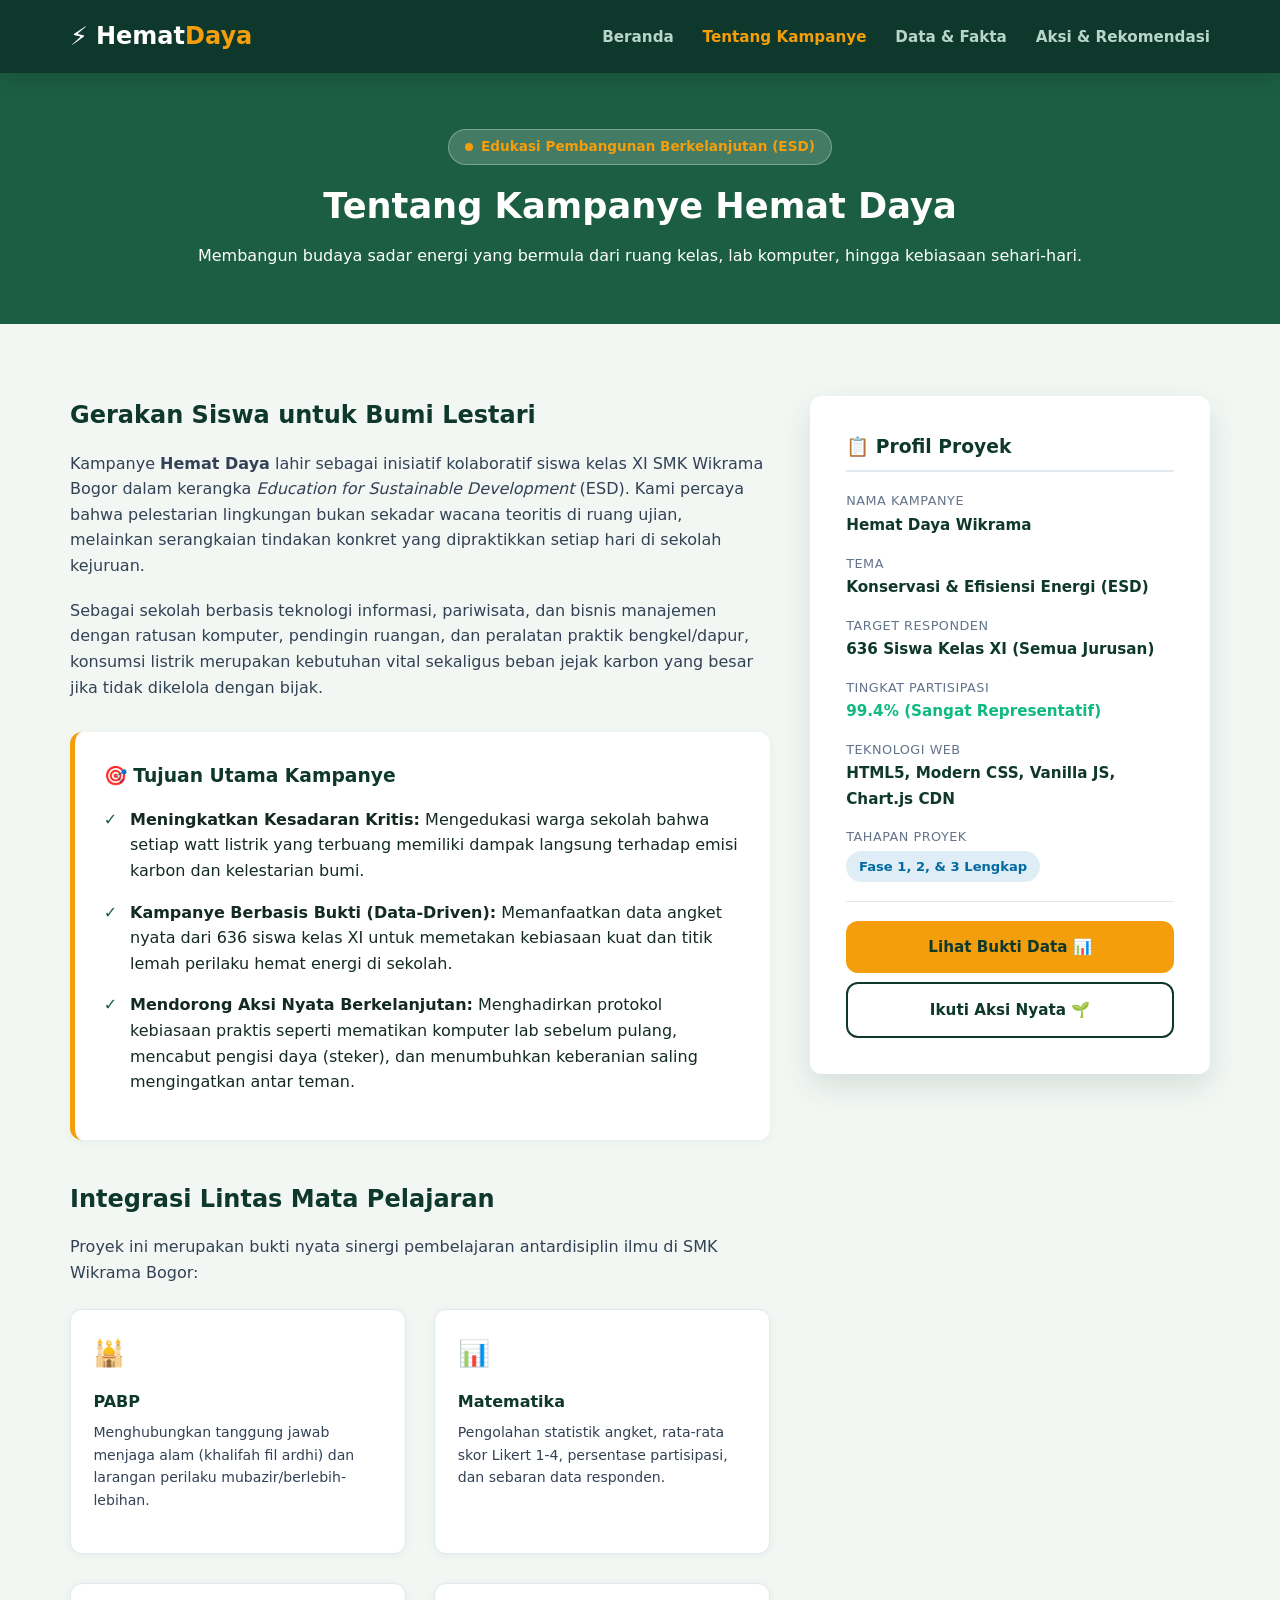
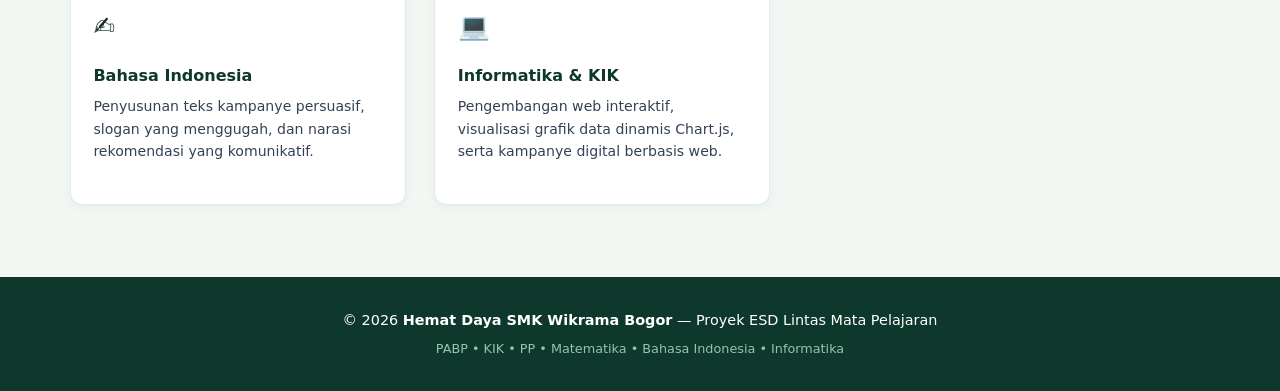
<file: proyek-hemat-energi/tentang.html>
<!DOCTYPE html>
<html lang="id">
<head>
    <meta charset="UTF-8">
    <meta name="viewport" content="width=device-width, initial-scale=1.0">
    <title>Tentang Kampanye - Hemat Daya SMK Wikrama</title>
    <link rel="stylesheet" href="css/style.css">
</head>
<body>

    <!-- Navigasi Utama -->
    <header class="navbar">
        <div class="container nav-wrapper">
            <a href="index.html" class="logo">
                <span class="logo-icon">⚡</span>
                <span class="logo-text">Hemat<span class="highlight">Daya</span></span>
            </a>

            <!-- Tombol Toggle Mobile -->
            <button class="nav-toggle" id="navToggle" aria-label="Buka Menu">
                <span></span>
                <span></span>
                <span></span>
            </button>

            <nav class="nav-menu" id="navMenu">
                <ul class="nav-list">
                    <li><a href="index.html" class="nav-link">Beranda</a></li>
                    <li><a href="tentang.html" class="nav-link active">Tentang Kampanye</a></li>
                    <li><a href="data.html" class="nav-link">Data & Fakta</a></li>
                    <li><a href="aksi.html" class="nav-link">Aksi & Rekomendasi</a></li>
                </ul>
            </nav>
        </div>
    </header>

    <!-- Banner Halaman -->
    <section class="page-banner">
        <div class="container">
            <div class="badge-pill" style="background: rgba(255,255,255,0.18); border-color: rgba(255,255,255,0.3); margin-bottom: 0.8rem;">
                <span class="badge-dot"></span> Edukasi Pembangunan Berkelanjutan (ESD)
            </div>
            <h1>Tentang Kampanye Hemat Daya</h1>
            <p>Membangun budaya sadar energi yang bermula dari ruang kelas, lab komputer, hingga kebiasaan sehari-hari.</p>
        </div>
    </section>

    <!-- Konten Utama Tentang -->
    <section class="section">
        <div class="container about-layout">
            <div class="about-main">
                <h2>Gerakan Siswa untuk Bumi Lestari</h2>
                <p>
                    Kampanye <strong>Hemat Daya</strong> lahir sebagai inisiatif kolaboratif siswa kelas XI SMK Wikrama Bogor dalam kerangka <em>Education for Sustainable Development</em> (ESD). Kami percaya bahwa pelestarian lingkungan bukan sekadar wacana teoritis di ruang ujian, melainkan serangkaian tindakan konkret yang dipraktikkan setiap hari di sekolah kejuruan.
                </p>
                <p>
                    Sebagai sekolah berbasis teknologi informasi, pariwisata, dan bisnis manajemen dengan ratusan komputer, pendingin ruangan, dan peralatan praktik bengkel/dapur, konsumsi listrik merupakan kebutuhan vital sekaligus beban jejak karbon yang besar jika tidak dikelola dengan bijak.
                </p>

                <div class="goals-box">
                    <h3>🎯 Tujuan Utama Kampanye</h3>
                    <ul class="custom-list">
                        <li>
                            <span class="check-icon">✓</span>
                            <div>
                                <strong>Meningkatkan Kesadaran Kritis:</strong> Mengedukasi warga sekolah bahwa setiap watt listrik yang terbuang memiliki dampak langsung terhadap emisi karbon dan kelestarian bumi.
                            </div>
                        </li>
                        <li>
                            <span class="check-icon">✓</span>
                            <div>
                                <strong>Kampanye Berbasis Bukti (Data-Driven):</strong> Memanfaatkan data angket nyata dari 636 siswa kelas XI untuk memetakan kebiasaan kuat dan titik lemah perilaku hemat energi di sekolah.
                            </div>
                        </li>
                        <li>
                            <span class="check-icon">✓</span>
                            <div>
                                <strong>Mendorong Aksi Nyata Berkelanjutan:</strong> Menghadirkan protokol kebiasaan praktis seperti mematikan komputer lab sebelum pulang, mencabut pengisi daya (steker), dan menumbuhkan keberanian saling mengingatkan antar teman.
                            </div>
                        </li>
                    </ul>
                </div>

                <!-- Kolaborasi Lintas Mapel -->
                <div style="margin-top: 2.5rem;">
                    <h2>Integrasi Lintas Mata Pelajaran</h2>
                    <p>
                        Proyek ini merupakan bukti nyata sinergi pembelajaran antardisiplin ilmu di SMK Wikrama Bogor:
                    </p>
                    <div class="grid-cards" style="grid-template-columns: repeat(auto-fit, minmax(220px, 1fr)); margin-top: 1.5rem;">
                        <div class="card" style="padding: 1.4rem;">
                            <div class="card-icon" style="font-size: 1.6rem;">🕌</div>
                            <h4 style="color: var(--primary); margin-bottom: 0.4rem;">PABP</h4>
                            <p style="font-size: 0.88rem;">Menghubungkan tanggung jawab menjaga alam (khalifah fil ardhi) dan larangan perilaku mubazir/berlebih-lebihan.</p>
                        </div>
                        <div class="card" style="padding: 1.4rem;">
                            <div class="card-icon" style="font-size: 1.6rem;">📊</div>
                            <h4 style="color: var(--primary); margin-bottom: 0.4rem;">Matematika</h4>
                            <p style="font-size: 0.88rem;">Pengolahan statistik angket, rata-rata skor Likert 1-4, persentase partisipasi, dan sebaran data responden.</p>
                        </div>
                        <div class="card" style="padding: 1.4rem;">
                            <div class="card-icon" style="font-size: 1.6rem;">✍️</div>
                            <h4 style="color: var(--primary); margin-bottom: 0.4rem;">Bahasa Indonesia</h4>
                            <p style="font-size: 0.88rem;">Penyusunan teks kampanye persuasif, slogan yang menggugah, dan narasi rekomendasi yang komunikatif.</p>
                        </div>
                        <div class="card" style="padding: 1.4rem;">
                            <div class="card-icon" style="font-size: 1.6rem;">💻</div>
                            <h4 style="color: var(--primary); margin-bottom: 0.4rem;">Informatika & KIK</h4>
                            <p style="font-size: 0.88rem;">Pengembangan web interaktif, visualisasi grafik data dinamis Chart.js, serta kampanye digital berbasis web.</p>
                        </div>
                    </div>
                </div>
            </div>

            <!-- Sidebar Identitas Proyek -->
            <aside class="profile-card glass-card">
                <h3>📋 Profil Proyek</h3>
                
                <div class="info-group">
                    <span class="info-label">Nama Kampanye</span>
                    <span class="info-value">Hemat Daya Wikrama</span>
                </div>

                <div class="info-group">
                    <span class="info-label">Tema</span>
                    <span class="info-value">Konservasi & Efisiensi Energi (ESD)</span>
                </div>

                <div class="info-group">
                    <span class="info-label">Target Responden</span>
                    <span class="info-value">636 Siswa Kelas XI (Semua Jurusan)</span>
                </div>

                <div class="info-group">
                    <span class="info-label">Tingkat Partisipasi</span>
                    <span class="info-value" style="color: #10b981;">99.4% (Sangat Representatif)</span>
                </div>

                <div class="info-group">
                    <span class="info-label">Teknologi Web</span>
                    <span class="info-value">HTML5, Modern CSS, Vanilla JS, Chart.js CDN</span>
                </div>

                <div class="info-group">
                    <span class="info-label">Tahapan Proyek</span>
                    <span class="badge-status">Fase 1, 2, & 3 Lengkap</span>
                </div>

                <hr style="border: 0; border-top: 1px solid var(--border-color); margin: 1.2rem 0;">

                <div style="text-align: center;">
                    <a href="data.html" class="btn btn-accent" style="width: 100%; box-sizing: border-box; text-align: center; margin-bottom: 0.6rem;">Lihat Bukti Data 📊</a>
                    <a href="aksi.html" class="btn btn-outline" style="width: 100%; box-sizing: border-box; text-align: center; color: var(--primary); border-color: var(--primary);">Ikuti Aksi Nyata 🌱</a>
                </div>
            </aside>
        </div>
    </section>

    <!-- Footer -->
    <footer class="footer">
        <div class="container footer-content">
            <p>&copy; 2026 <strong>Hemat Daya SMK Wikrama Bogor</strong> — Proyek ESD Lintas Mata Pelajaran</p>
            <p class="footer-meta">PABP • KIK • PP • Matematika • Bahasa Indonesia • Informatika</p>
        </div>
    </footer>

    <script src="js/main.js"></script>
</body>
</html>
</file>
<file: proyek-hemat-energi/css/style.css>
/* ==========================================
   DESAIN BARU: Eco-Glassmorphism Palette
   ========================================== */
:root {
    --primary: #0f382c;         
    --primary-light: #1b5e43;  
    --accent: #f59e0b;          
    --accent-hover: #d97706;    
    --bg-main: #f2f7f4;         
    --surface: #ffffff;         
    --text-dark: #132a22;       
    --text-muted: #64748b;      
    --border-color: #e2e8f0;
    --radius: 12px;
    --shadow-sm: 0 2px 8px rgba(15, 56, 44, 0.05);
    --shadow-lg: 0 12px 30px rgba(15, 56, 44, 0.12);
}

/* Reset Dasar */
* {
    margin: 0;
    padding: 0;
    box-sizing: border-box;
}

body {
    font-family: system-ui, -apple-system, BlinkMacSystemFont, 'Segoe UI', Roboto, Oxygen, Ubuntu, Cantarell, sans-serif;
    background-color: var(--bg-main);
    color: var(--text-dark);
    line-height: 1.6;
}

.container {
    width: 90%;
    max-width: 1140px;
    margin: 0 auto;
}

/* ==========================================
   NAVIGASI (HEADER)
   ========================================== */
.navbar {
    background-color: var(--primary);
    position: sticky;
    top: 0;
    z-index: 1000;
    box-shadow: 0 4px 20px rgba(0, 0, 0, 0.15);
}

.nav-wrapper {
    display: flex;
    justify-content: space-between;
    align-items: center;
    padding: 1rem 0;
}

.logo {
    display: flex;
    align-items: center;
    gap: 0.5rem;
    text-decoration: none;
    font-size: 1.5rem;
    font-weight: 800;
    color: var(--surface);
}

.logo-icon {
    font-size: 1.6rem;
}

.logo .highlight {
    color: var(--accent);
}

.nav-list {
    list-style: none;
    display: flex;
    gap: 1.8rem;
}

.nav-link {
    color: #b7d5c8;
    text-decoration: none;
    font-weight: 600;
    font-size: 0.95rem;
    transition: color 0.25s ease;
}

.nav-link:hover,
.nav-link.active {
    color: var(--accent);
}

.nav-link.disabled {
    opacity: 0.5;
    cursor: not-allowed;
}

/* Mobile Toggle Button */
.nav-toggle {
    display: none;
    background: transparent;
    border: none;
    cursor: pointer;
    flex-direction: column;
    gap: 5px;
}

.nav-toggle span {
    width: 25px;
    height: 3px;
    background-color: var(--surface);
    border-radius: 2px;
    transition: transform 0.3s ease;
}

/* ==========================================
   HERO SECTION
   ========================================== */
.hero-section {
    background: linear-gradient(135deg, var(--primary) 0%, var(--primary-light) 100%);
    color: var(--surface);
    padding: 5rem 0;
    position: relative;
    overflow: hidden;
}

.hero-container {
    display: grid;
    grid-template-columns: 1.2fr 0.8fr;
    gap: 3rem;
    align-items: center;
}

.badge-pill {
    display: inline-flex;
    align-items: center;
    gap: 0.5rem;
    background-color: rgba(255, 255, 255, 0.12);
    border: 1px solid rgba(255, 255, 255, 0.2);
    color: var(--accent);
    padding: 0.4rem 1rem;
    border-radius: 50px;
    font-size: 0.85rem;
    font-weight: 600;
    margin-bottom: 1.5rem;
}

.badge-dot {
    width: 8px;
    height: 8px;
    background-color: var(--accent);
    border-radius: 50%;
}

.hero-text h1 {
    font-size: 2.7rem;
    line-height: 1.2;
    margin-bottom: 1.2rem;
    font-weight: 800;
}

.gradient-text {
    color: var(--accent);
}

.hero-description {
    font-size: 1.1rem;
    color: #d1e5dc;
    margin-bottom: 2rem;
}

.hero-actions {
    display: flex;
    gap: 1rem;
}

/* Tombol */
.btn {
    display: inline-block;
    padding: 0.85rem 1.8rem;
    border-radius: var(--radius);
    text-decoration: none;
    font-weight: 700;
    font-size: 0.95rem;
    transition: all 0.3s ease;
}

.btn-accent {
    background-color: var(--accent);
    color: var(--primary);
}

.btn-accent:hover {
    background-color: var(--accent-hover);
    color: var(--surface);
    transform: translateY(-2px);
}

.btn-outline {
    background-color: transparent;
    color: var(--surface);
    border: 2px solid rgba(255, 255, 255, 0.4);
}

.btn-outline:hover {
    background-color: var(--surface);
    color: var(--primary);
}

/* Hero Glass Card */
.glass-card {
    background: rgba(255, 255, 255, 0.95);
    backdrop-filter: blur(10px);
    border-radius: var(--radius);
    padding: 2.2rem;
    color: var(--text-dark);
    box-shadow: var(--shadow-lg);
    border: 1px solid rgba(255, 255, 255, 0.3);
}

.hero-card {
    text-align: center;
}

.icon-bubble {
    width: 70px;
    height: 70px;
    background: #fef3c7;
    border-radius: 50%;
    display: flex;
    align-items: center;
    justify-content: center;
    font-size: 2.2rem;
    margin: 0 auto 1.2rem auto;
}

.hero-card h3 {
    color: var(--primary);
    margin-bottom: 0.6rem;
    font-size: 1.3rem;
}

.card-tag {
    display: inline-block;
    margin-top: 1.2rem;
    background-color: #e6f4ea;
    color: var(--primary-light);
    padding: 0.3rem 0.8rem;
    border-radius: 20px;
    font-size: 0.8rem;
    font-weight: 700;
}

/* ==========================================
   CARDS & GRID
   ========================================== */
.section {
    padding: 4.5rem 0;
}

.section-header {
    text-align: center;
    max-width: 650px;
    margin: 0 auto 3rem auto;
}

.section-header h2 {
    font-size: 2.1rem;
    color: var(--primary);
    margin-bottom: 0.5rem;
}

.section-header p {
    color: var(--text-muted);
}

.grid-cards {
    display: grid;
    grid-template-columns: repeat(3, 1fr);
    gap: 1.8rem;
}

.card {
    background: var(--surface);
    border-radius: var(--radius);
    padding: 2rem;
    box-shadow: var(--shadow-sm);
    border: 1px solid var(--border-color);
    transition: transform 0.3s ease, box-shadow 0.3s ease;
}

.card:hover {
    transform: translateY(-6px);
    box-shadow: var(--shadow-lg);
}

.card-icon {
    font-size: 2.2rem;
    margin-bottom: 1rem;
}

.card h3 {
    color: var(--primary);
    margin-bottom: 0.7rem;
}

.card p {
    color: var(--text-muted);
    font-size: 0.95rem;
}

/* ==========================================
   TIMELINE / TEASER
   ========================================== */
.teaser-section {
    background-color: #e8f3ee;
    padding: 4rem 0;
}

.teaser-card {
    background: var(--surface);
    border-radius: var(--radius);
    padding: 3rem;
    text-align: center;
    box-shadow: var(--shadow-sm);
}

.teaser-card h2 {
    color: var(--primary);
    margin-bottom: 0.5rem;
}

.teaser-sub {
    color: var(--text-muted);
    margin-bottom: 2.5rem;
}

.timeline-steps {
    display: grid;
    grid-template-columns: repeat(3, 1fr);
    gap: 1.5rem;
    text-align: left;
}

.step {
    display: flex;
    align-items: flex-start;
    gap: 1rem;
    padding: 1.2rem;
    border-radius: var(--radius);
    background-color: var(--bg-main);
    border: 1px solid var(--border-color);
}

.step-active {
    background-color: #fefce8;
    border-color: var(--accent);
}

.step-badge {
    width: 32px;
    height: 32px;
    background-color: var(--primary-light);
    color: var(--surface);
    border-radius: 50%;
    display: flex;
    align-items: center;
    justify-content: center;
    font-weight: 800;
    flex-shrink: 0;
}

.step-active .step-badge {
    background-color: var(--accent);
    color: var(--primary);
}

.step-info strong {
    display: block;
    color: var(--primary);
    font-size: 0.95rem;
}

.step-info span {
    font-size: 0.82rem;
    color: var(--text-muted);
}

/* ==========================================
   HALAMAN TENTANG
   ========================================== */
.page-banner {
    background-color: var(--primary-light);
    color: var(--surface);
    padding: 3.5rem 0;
    text-align: center;
}

.page-banner h1 {
    font-size: 2.2rem;
    margin-bottom: 0.5rem;
}

.about-layout {
    display: grid;
    grid-template-columns: 1.4fr 0.8fr;
    gap: 2.5rem;
    align-items: start;
}

.about-main h2 {
    color: var(--primary);
    margin-bottom: 1rem;
}

.about-main p {
    margin-bottom: 1.2rem;
    color: #334155;
}

.goals-box {
    background-color: var(--surface);
    padding: 1.8rem;
    border-radius: var(--radius);
    border-left: 5px solid var(--accent);
    box-shadow: var(--shadow-sm);
    margin-top: 2rem;
}

.goals-box h3 {
    color: var(--primary);
    margin-bottom: 1rem;
}

.custom-list {
    list-style: none;
}

.custom-list li {
    display: flex;
    gap: 0.8rem;
    margin-bottom: 1rem;
    align-items: flex-start;
}

.check-icon {
    color: var(--primary-light);
    font-weight: bold;
}

.profile-card h3 {
    color: var(--primary);
    margin-bottom: 1.2rem;
    border-bottom: 2px solid var(--border-color);
    padding-bottom: 0.5rem;
}

.info-group {
    margin-bottom: 1rem;
}

.info-label {
    display: block;
    font-size: 0.8rem;
    color: var(--text-muted);
    text-transform: uppercase;
    letter-spacing: 0.5px;
}

.info-value {
    font-size: 0.95rem;
    font-weight: 600;
    color: var(--primary);
}

.badge-status {
    display: inline-block;
    background-color: #dfeef6;
    color: #0369a1;
    padding: 0.3rem 0.8rem;
    border-radius: 20px;
    font-size: 0.82rem;
    font-weight: 700;
    margin-top: 0.2rem;
}

/* ==========================================
   FOOTER
   ========================================== */
.footer {
    background-color: var(--primary);
    color: var(--surface);
    text-align: center;
    padding: 2rem 0;
    font-size: 0.9rem;
}

.footer-meta {
    color: #92c5b1;
    font-size: 0.8rem;
    margin-top: 0.4rem;
}

/* ==========================================
   RESPONSIF (TABLET & MOBILE)
   ========================================== */
@media (max-width: 868px) {
    .hero-container,
    .about-layout {
        grid-template-columns: 1fr;
    }

    .grid-cards,
    .timeline-steps {
        grid-template-columns: 1fr;
    }

    .nav-toggle {
        display: flex;
    }

    .nav-menu {
        display: none;
        position: absolute;
        top: 100%;
        left: 0;
        width: 100%;
        background-color: var(--primary);
        padding: 1.5rem;
        box-shadow: 0 10px 15px rgba(0,0,0,0.2);
    }

    .nav-menu.is-active {
        display: block;
    }

    .nav-list {
        flex-direction: column;
        gap: 1.2rem;
    }

    .hero-text h1 {
        font-size: 2.1rem;
    }

    .hero-actions {
        flex-direction: column;
    }

    .btn {
        text-align: center;
    }
}

/* ==========================================
   FASE 2 & 3: STATISTIK, GRAFIK & AKSI
   ========================================== */

/* Grid Statistik Ringkasan */
.stat-grid {
    display: grid;
    grid-template-columns: repeat(auto-fit, minmax(220px, 1fr));
    gap: 1.5rem;
    margin-bottom: 2.5rem;
}

.stat-card {
    background: var(--surface);
    border-radius: var(--radius);
    padding: 1.6rem;
    box-shadow: var(--shadow-sm);
    border: 1px solid var(--border-color);
    position: relative;
    overflow: hidden;
    transition: transform 0.25s ease, box-shadow 0.25s ease;
}

.stat-card:hover {
    transform: translateY(-4px);
    box-shadow: var(--shadow-lg);
}

.stat-card::before {
    content: '';
    position: absolute;
    top: 0;
    left: 0;
    right: 0;
    height: 4px;
    background: linear-gradient(90deg, var(--primary-light), var(--accent));
}

.stat-icon {
    font-size: 2rem;
    margin-bottom: 0.5rem;
}

.stat-value {
    font-size: 2.2rem;
    font-weight: 800;
    color: var(--primary);
    line-height: 1.1;
    margin-bottom: 0.2rem;
}

.stat-value small {
    font-size: 1.1rem;
    font-weight: 600;
    color: var(--text-muted);
}

.stat-label {
    font-size: 0.95rem;
    font-weight: 700;
    color: var(--text-dark);
    margin-bottom: 0.3rem;
}

.stat-desc {
    font-size: 0.82rem;
    color: var(--text-muted);
}

/* Bar Kontrol Filter */
.filter-bar {
    background: var(--surface);
    border: 1px solid var(--border-color);
    border-radius: var(--radius);
    padding: 1rem 1.4rem;
    display: flex;
    flex-wrap: wrap;
    align-items: center;
    justify-content: space-between;
    gap: 1rem;
    margin-bottom: 2rem;
    box-shadow: var(--shadow-sm);
}

.filter-left {
    display: flex;
    align-items: center;
    gap: 0.8rem;
    flex-wrap: wrap;
}

.filter-label {
    font-size: 0.9rem;
    font-weight: 700;
    color: var(--primary);
}

.filter-select {
    padding: 0.5rem 1rem;
    border-radius: 8px;
    border: 1px solid var(--border-color);
    font-size: 0.9rem;
    background-color: var(--bg-main);
    color: var(--text-dark);
    font-weight: 600;
    cursor: pointer;
    outline: none;
    transition: border-color 0.2s;
}

.filter-select:focus {
    border-color: var(--primary-light);
}

.filter-pills {
    display: flex;
    gap: 0.5rem;
    flex-wrap: wrap;
}

.filter-pill {
    padding: 0.35rem 0.85rem;
    border-radius: 20px;
    font-size: 0.82rem;
    font-weight: 600;
    border: 1px solid var(--border-color);
    background: var(--bg-main);
    color: var(--text-muted);
    cursor: pointer;
    transition: all 0.2s ease;
}

.filter-pill:hover,
.filter-pill.active {
    background: var(--primary);
    color: var(--surface);
    border-color: var(--primary);
}

/* Kotak & Grid Grafik */
.chart-grid {
    display: grid;
    grid-template-columns: repeat(auto-fit, minmax(480px, 1fr));
    gap: 2rem;
    margin-bottom: 3rem;
}

.chart-card {
    background: var(--surface);
    border-radius: var(--radius);
    padding: 1.8rem;
    box-shadow: var(--shadow-sm);
    border: 1px solid var(--border-color);
    display: flex;
    flex-direction: column;
}

.chart-header {
    margin-bottom: 1.2rem;
}

.chart-header h3 {
    color: var(--primary);
    font-size: 1.2rem;
    display: flex;
    align-items: center;
    gap: 0.5rem;
}

.chart-subtitle {
    font-size: 0.85rem;
    color: var(--text-muted);
    margin-top: 0.2rem;
}

.chart-wrapper {
    position: relative;
    width: 100%;
    min-height: 290px;
    flex-grow: 1;
}

/* Callout Penjelas (Sesuai Syarat Panduan: 1-2 Kalimat Inti) */
.insight-box {
    margin-top: 1.2rem;
    padding: 0.9rem 1.2rem;
    background-color: #f1f8f5;
    border-left: 4px solid var(--primary-light);
    border-radius: 0 8px 8px 0;
    font-size: 0.9rem;
    line-height: 1.5;
    color: #1a4233;
}

.insight-box.warning {
    background-color: #fef8ee;
    border-left-color: var(--accent);
    color: #7c4a03;
}

.insight-box strong {
    display: block;
    margin-bottom: 0.2rem;
    font-weight: 700;
}

/* Tabel Rombel */
.table-card {
    background: var(--surface);
    border-radius: var(--radius);
    padding: 1.8rem;
    box-shadow: var(--shadow-sm);
    border: 1px solid var(--border-color);
    margin-top: 2rem;
}

.table-responsive {
    width: 100%;
    overflow-x: auto;
    margin-top: 1.2rem;
}

.data-table {
    width: 100%;
    border-collapse: collapse;
    font-size: 0.9rem;
}

.data-table th,
.data-table td {
    padding: 0.85rem 1rem;
    text-align: left;
    border-bottom: 1px solid var(--border-color);
}

.data-table th {
    background-color: #f8fafc;
    color: var(--primary);
    font-weight: 700;
    white-space: nowrap;
}

.data-table tbody tr:hover {
    background-color: #f1f8f5;
}

.score-badge {
    display: inline-block;
    padding: 0.25rem 0.65rem;
    border-radius: 6px;
    font-weight: 700;
    font-size: 0.82rem;
}

.score-high {
    background-color: #dcfce7;
    color: #166534;
}

.score-mid {
    background-color: #fef3c7;
    color: #92400e;
}

.score-low {
    background-color: #fee2e2;
    color: #991b1b;
}

/* ==========================================
   HALAMAN AKSI & REKOMENDASI (FASE 3)
   ========================================== */
.action-grid {
    display: grid;
    grid-template-columns: 1fr;
    gap: 2rem;
    margin-bottom: 3.5rem;
}

.recommendation-card {
    background: var(--surface);
    border-radius: var(--radius);
    padding: 2.2rem;
    box-shadow: var(--shadow-sm);
    border: 1px solid var(--border-color);
    border-left: 6px solid var(--primary-light);
    transition: transform 0.25s ease, box-shadow 0.25s ease;
}

.recommendation-card.priority-high {
    border-left-color: var(--accent);
}

.recommendation-card:hover {
    transform: translateY(-3px);
    box-shadow: var(--shadow-lg);
}

.rec-header {
    display: flex;
    justify-content: space-between;
    align-items: flex-start;
    margin-bottom: 1rem;
    flex-wrap: wrap;
    gap: 0.8rem;
}

.rec-title-wrap {
    display: flex;
    align-items: center;
    gap: 0.8rem;
}

.rec-number {
    width: 38px;
    height: 38px;
    background-color: var(--primary);
    color: var(--accent);
    font-weight: 800;
    font-size: 1.1rem;
    border-radius: 50%;
    display: flex;
    align-items: center;
    justify-content: center;
    flex-shrink: 0;
}

.rec-title-wrap h3 {
    color: var(--primary);
    font-size: 1.25rem;
}

.rec-tag {
    background-color: #f1f5f9;
    color: var(--text-muted);
    font-size: 0.78rem;
    font-weight: 700;
    padding: 0.3rem 0.75rem;
    border-radius: 20px;
    text-transform: uppercase;
    letter-spacing: 0.5px;
}

.rec-data-proof {
    background-color: #f8fafc;
    border: 1px dashed #cbd5e1;
    border-radius: 8px;
    padding: 0.9rem 1.2rem;
    margin: 1rem 0 1.2rem 0;
    font-size: 0.88rem;
    color: #475569;
}

.rec-data-proof strong {
    color: var(--primary);
}

.rec-steps {
    list-style: none;
    display: grid;
    grid-template-columns: repeat(auto-fit, minmax(260px, 1fr));
    gap: 1rem;
    margin-top: 1rem;
}

.rec-step-item {
    background: var(--bg-main);
    padding: 1rem;
    border-radius: 8px;
    border-left: 3px solid var(--primary-light);
    font-size: 0.9rem;
}

.rec-step-item strong {
    display: block;
    color: var(--primary);
    margin-bottom: 0.2rem;
}

/* Interaktif: Kalkulator Energi */
.interactive-section {
    background: linear-gradient(135deg, #e6f3ec 0%, #fef8ee 100%);
    border-radius: var(--radius);
    padding: 2.5rem;
    margin-bottom: 3.5rem;
    border: 1px solid rgba(15, 56, 44, 0.1);
}

.calc-grid {
    display: grid;
    grid-template-columns: 1.1fr 0.9fr;
    gap: 2.5rem;
    align-items: center;
}

.calc-form-group {
    margin-bottom: 1.2rem;
}

.calc-form-group label {
    display: block;
    font-weight: 600;
    font-size: 0.9rem;
    color: var(--primary);
    margin-bottom: 0.4rem;
}

.calc-slider-wrap {
    display: flex;
    align-items: center;
    gap: 1rem;
}

.calc-slider {
    flex-grow: 1;
    accent-color: var(--primary-light);
    height: 8px;
    cursor: pointer;
}

.calc-slider-val {
    min-width: 45px;
    font-weight: 700;
    color: var(--primary);
    font-size: 1rem;
}

.calc-results {
    background: var(--surface);
    padding: 2rem;
    border-radius: var(--radius);
    box-shadow: var(--shadow-sm);
    text-align: center;
}

.calc-results h4 {
    color: var(--primary);
    margin-bottom: 1.2rem;
    font-size: 1.1rem;
}

.calc-metric-row {
    display: grid;
    grid-template-columns: 1fr 1fr;
    gap: 1rem;
    margin-bottom: 1.2rem;
}

.calc-metric-box {
    background: var(--bg-main);
    padding: 1rem;
    border-radius: 8px;
}

.calc-big-num {
    font-size: 1.6rem;
    font-weight: 800;
    color: var(--primary-light);
    line-height: 1.1;
}

.calc-unit {
    font-size: 0.8rem;
    color: var(--text-muted);
}

/* Interaktif: Checklist Tantangan 7 Hari */
.challenge-box {
    background: var(--surface);
    border-radius: var(--radius);
    padding: 2.2rem;
    border: 1px solid var(--border-color);
    box-shadow: var(--shadow-sm);
    margin-bottom: 3.5rem;
}

.challenge-list {
    display: grid;
    grid-template-columns: repeat(auto-fit, minmax(260px, 1fr));
    gap: 1rem;
    margin-top: 1.5rem;
}

.challenge-item {
    background: var(--bg-main);
    border: 1px solid var(--border-color);
    border-radius: 8px;
    padding: 1rem 1.2rem;
    display: flex;
    align-items: flex-start;
    gap: 0.8rem;
    cursor: pointer;
    transition: all 0.2s ease;
}

.challenge-item:hover {
    background: #edf7f2;
}

.challenge-item.completed {
    background: #e8f7ee;
    border-color: #86efac;
}

.challenge-item.completed strong {
    text-decoration: line-through;
    color: #166534;
}

.challenge-checkbox {
    width: 20px;
    height: 20px;
    margin-top: 2px;
    accent-color: var(--primary-light);
    cursor: pointer;
}

.progress-bar-container {
    background: #e2e8f0;
    border-radius: 20px;
    height: 12px;
    overflow: hidden;
    margin: 1rem 0;
}

.progress-bar-fill {
    height: 100%;
    background: linear-gradient(90deg, var(--primary-light), var(--accent));
    width: 0%;
    transition: width 0.3s ease;
}

/* Ikrar Komitmen Siswa */
.pledge-section {
    background: var(--surface);
    border-radius: var(--radius);
    padding: 2.2rem;
    border: 1px solid var(--border-color);
    box-shadow: var(--shadow-sm);
    text-align: center;
    max-width: 800px;
    margin: 0 auto;
}

.pledge-form {
    display: flex;
    flex-wrap: wrap;
    gap: 0.8rem;
    justify-content: center;
    margin: 1.5rem 0;
}

.pledge-input {
    padding: 0.8rem 1.2rem;
    border-radius: 8px;
    border: 1px solid var(--border-color);
    font-size: 0.95rem;
    flex-grow: 1;
    min-width: 220px;
}

/* Responsif Tambahan untuk Grafik & Aksi */
@media (max-width: 768px) {
    .chart-grid {
        grid-template-columns: 1fr;
    }
    .calc-grid {
        grid-template-columns: 1fr;
    }
    .filter-bar {
        flex-direction: column;
        align-items: flex-start;
    }
}
</file>
